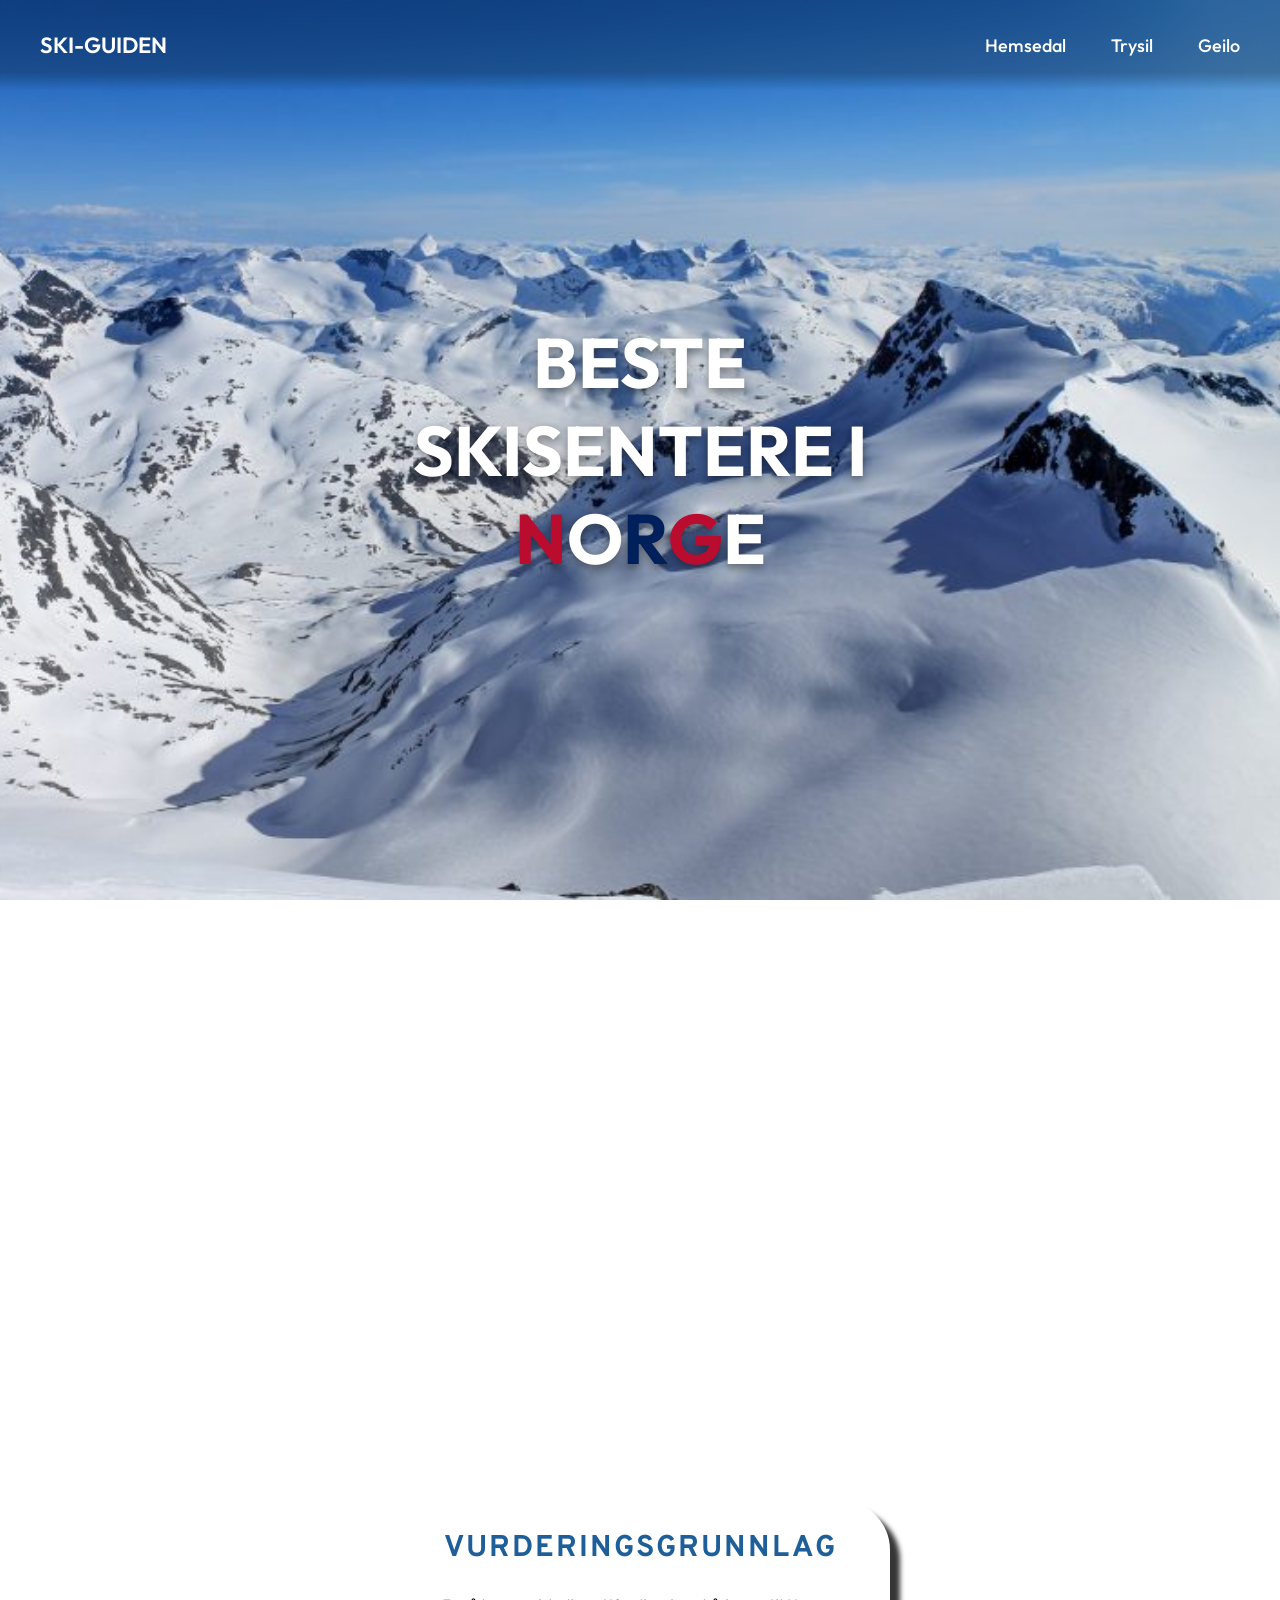
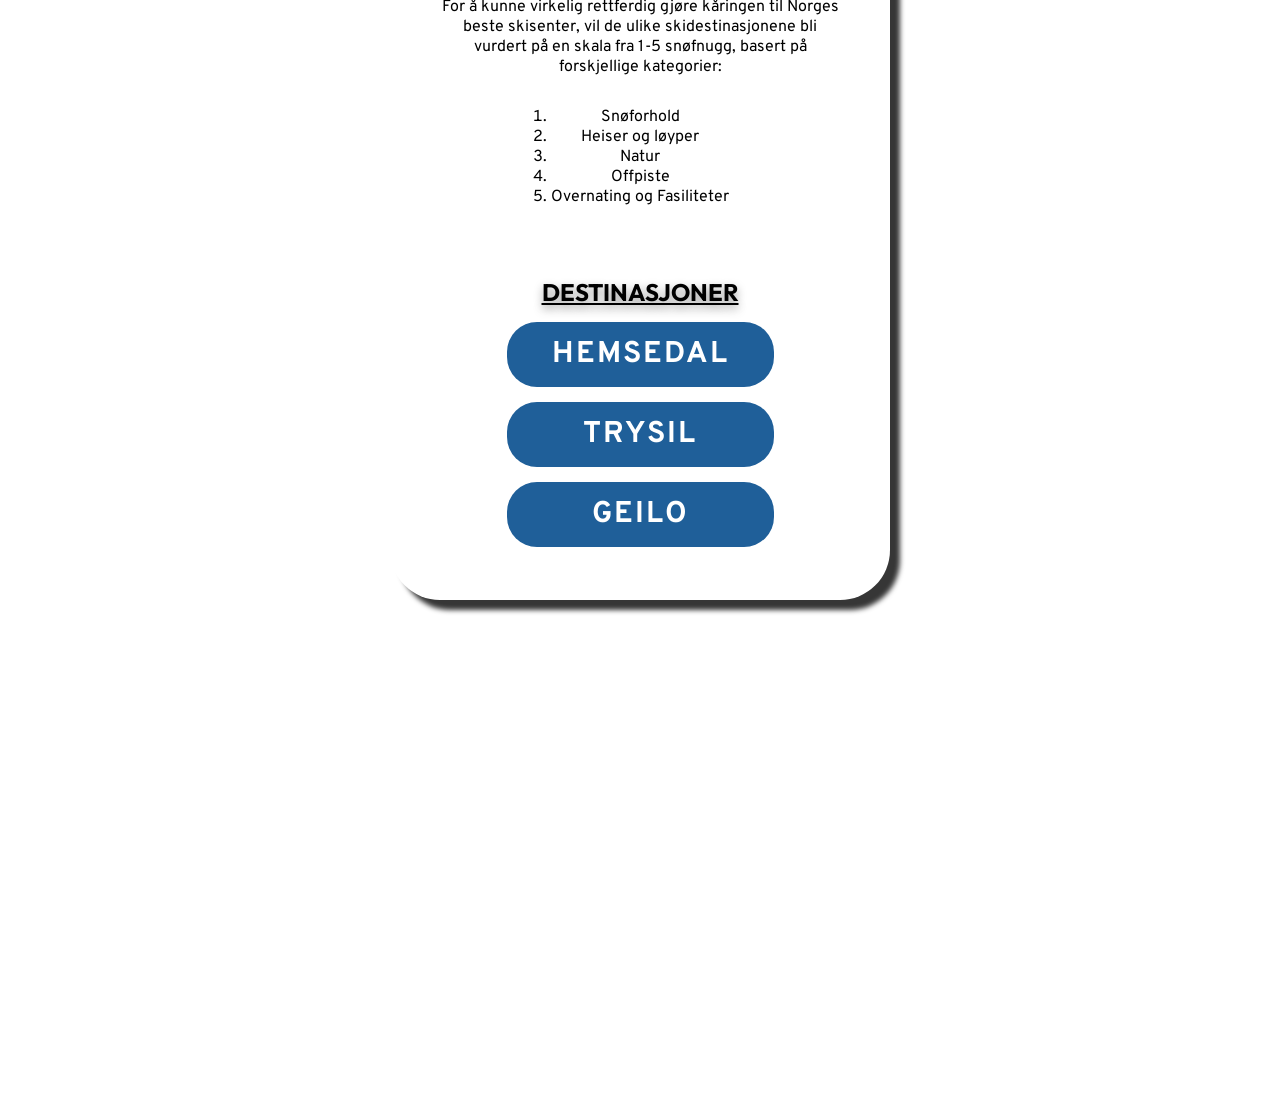
<file: index.html>
<!DOCTYPE html>
<html lang="en">
<head>
    <meta charset="UTF-8">
    <meta name="viewport" content="width=device-width, initial-scale=1.0">
    <title>Document</title>
    <link rel="stylesheet" href="index.css">
    <link rel="stylesheet" href="fellescss.css">

</head>
<body>
    
    

    <section class="section1">

    <nav class="navbar">

    <div class="nav-content">

        <div class="nav1">
            <a href="index.html">SKI-GUIDEN</a>
        </div>

        <div class="nav2">
            <a href="hemsedal.html">Hemsedal</a>
            <a href="trysil.html">Trysil</a>
            <a href="geilo.html">Geilo</a>
        </div>

    </div>

</nav>
   <h1 class="overskrift">BESTE SKISENTERE I <span class="rod">N</span><span>O</span><span class="blaa">R</span><span class="rod">G</span><span>E</span></h1>
    <div class="boks">
        <h2>VURDERINGSGRUNNLAG</h2>
        <p>For å kunne virkelig rettferdig gjøre kåringen til Norges beste skisenter, vil de ulike skidestinasjonene bli vurdert på en skala fra 1-5 snøfnugg, basert på forskjellige kategorier:</p>
        <ol>
            <li>Snøforhold</li>
            <li>Heiser og løyper</li>
            <li>Natur</li>
            <li>Offpiste</li>
            <li>Overnating og Fasiliteter</li>
        </ol>

        <div class="dest">
        <h1>DESTINASJONER</h1>
        <a href="hemsedal.html"><h2>HEMSEDAL</h2></a>
        <a href="trysil.html"><h2>TRYSIL</h2></a>
        <a href="geilo.html"><h2>GEILO</h2></a>
        </div>
    </div>
    </div>
    </section>

    
</body>
</html>
</file>
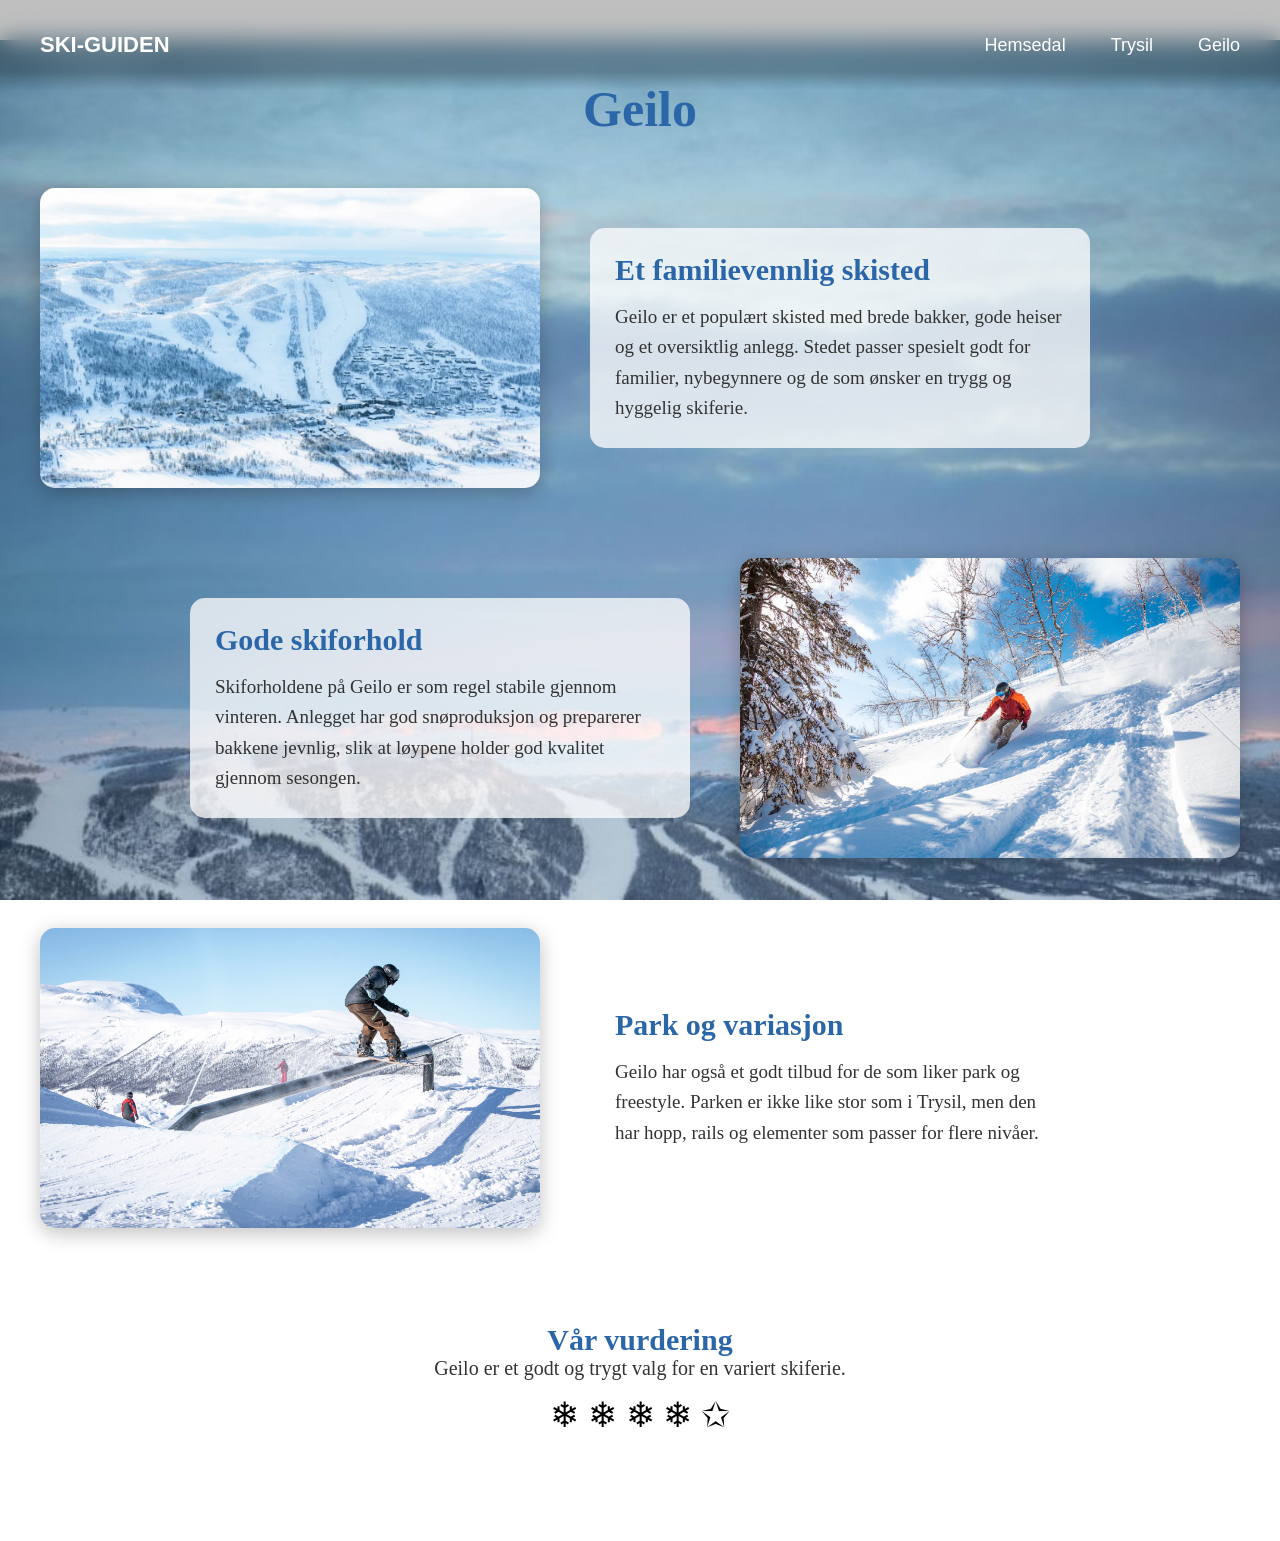
<file: geilo.html>
<!DOCTYPE html>
<html lang="en">
<head>
    <meta charset="UTF-8">
    <meta name="viewport" content="width=device-width, initial-scale=1.0">
    <title>Document</title>
    <link rel="stylesheet" href="geilo.css">
    <link rel="stylesheet" href="fellescss.css">
</head>
<body>
    <nav class="navbar">

    <div class="nav-content">

        <div class="nav1">
            <a href="index.html">SKI-GUIDEN</a>
        </div>

        <div class="nav2">
            <a href="hemsedal.html">Hemsedal</a>
            <a href="trysil.html">Trysil</a>
            <a href="geilo.html">Geilo</a>
        </div>

    </div>

</nav>
<section class="geilo-side">
    <h2>Geilo</h2>

    <div class="geilo-oppsett">
        <div class="geilo-bilde">
            <img src="images/geilo.png" alt="">
        </div>

        <div class="geilo-tekst">
            <h3>Et familievennlig skisted</h3>
            <p>
                Geilo er et populært skisted med brede bakker, gode heiser og et oversiktlig
                anlegg. Stedet passer spesielt godt for familier, nybegynnere og de som ønsker
                en trygg og hyggelig skiferie.
            </p>
        </div>
    </div>

    <div class="geilo-oppsett motsatt">
        <div class="geilo-bilde">
            <img src="images/geilopudder.png" alt="">
        </div>

        <div class="geilo-tekst">
            <h3>Gode skiforhold</h3>
            <p>
                Skiforholdene på Geilo er som regel stabile gjennom vinteren. Anlegget har god
                snøproduksjon og preparerer bakkene jevnlig, slik at løypene holder god kvalitet
                gjennom sesongen.
            </p>
        </div>
    </div>

    <div class="geilo-oppsett">
        <div class="geilo-bilde">
            <img src="images/geilopark.png" alt="">
        </div>

        <div class="geilo-tekst">
            <h3>Park og variasjon</h3>
            <p>
                Geilo har også et godt tilbud for de som liker park og freestyle. Parken er ikke
                like stor som i Trysil, men den har hopp, rails og elementer som passer for flere
                nivåer.
            </p>
        </div>
    </div>

    <div class="geilo-vurdering">
        <h3>Vår vurdering</h3>
        <p>Geilo er et godt og trygt valg for en variert skiferie.</p>
        <div class="snofnugg">❄ ❄ ❄ ❄ ✩</div>
    </div>
</section>

</body>

<script src="hemsedal.js"></script>
</html>
</file>
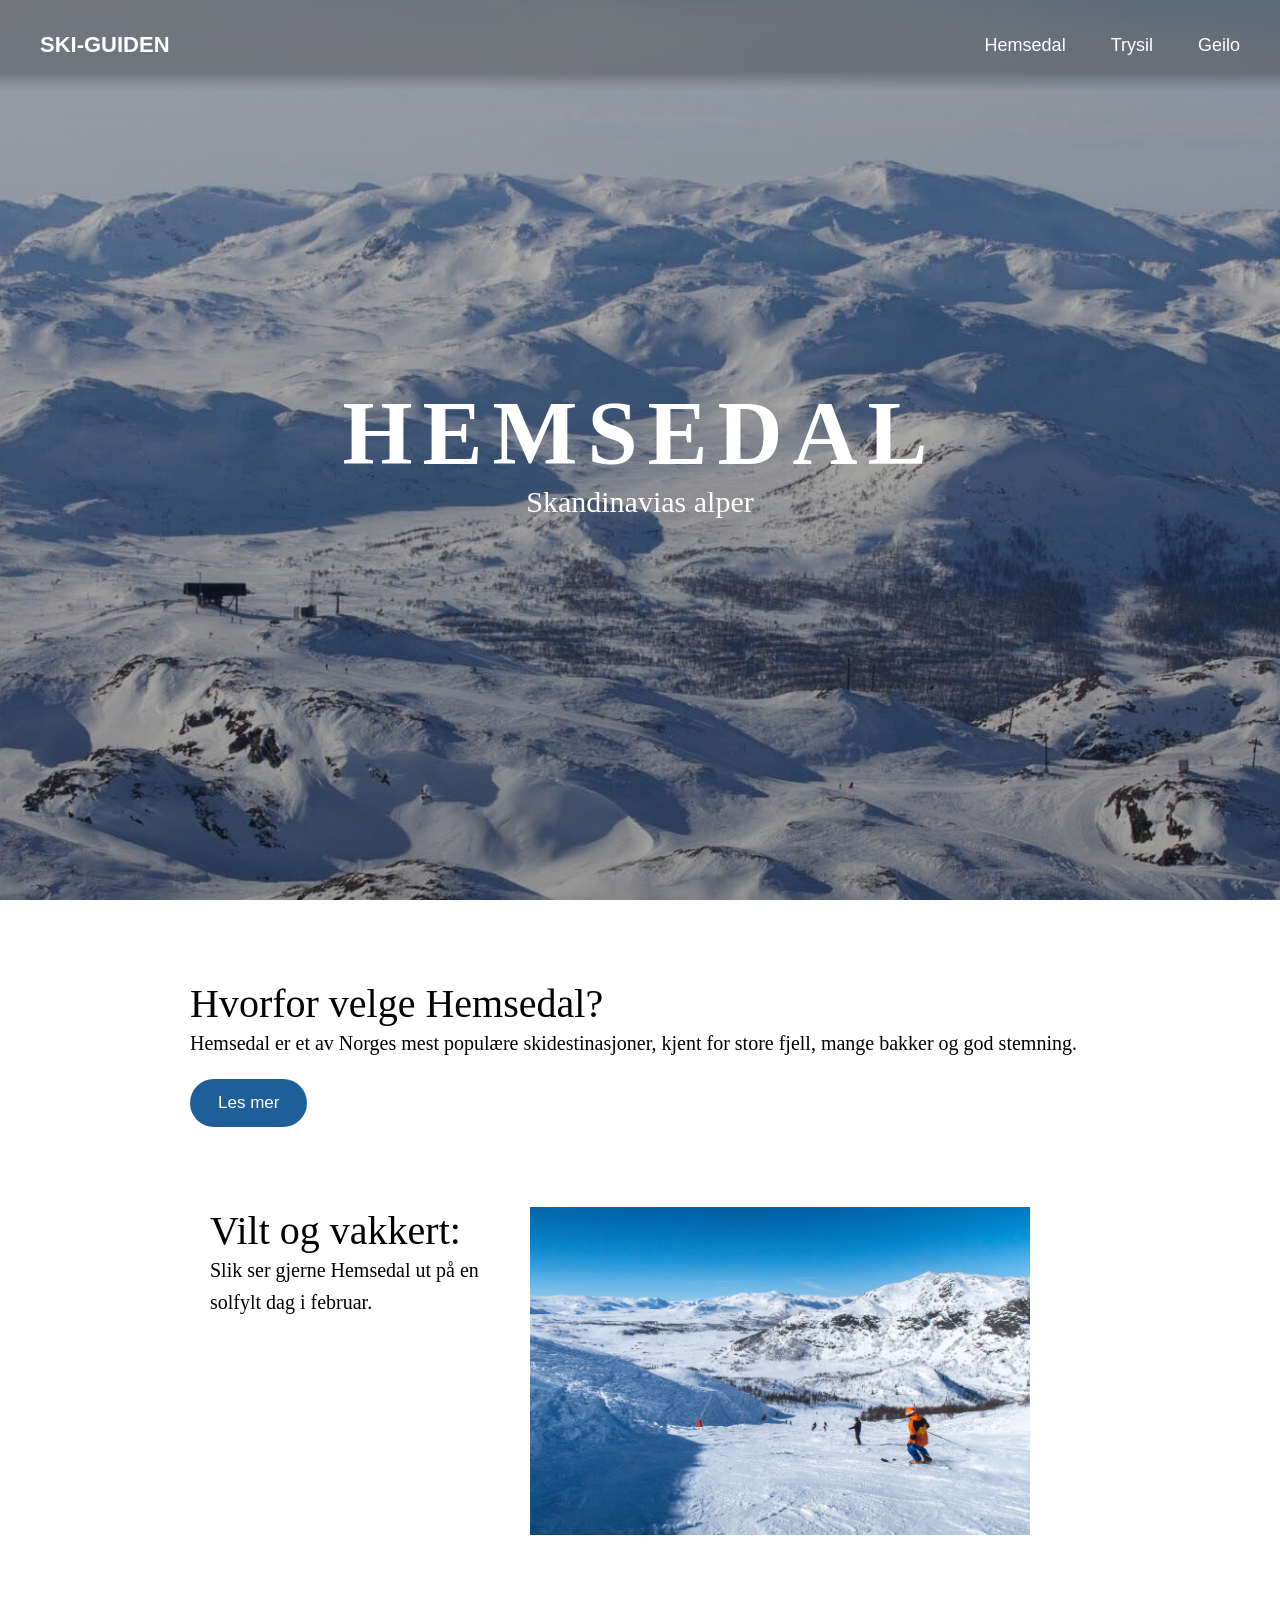
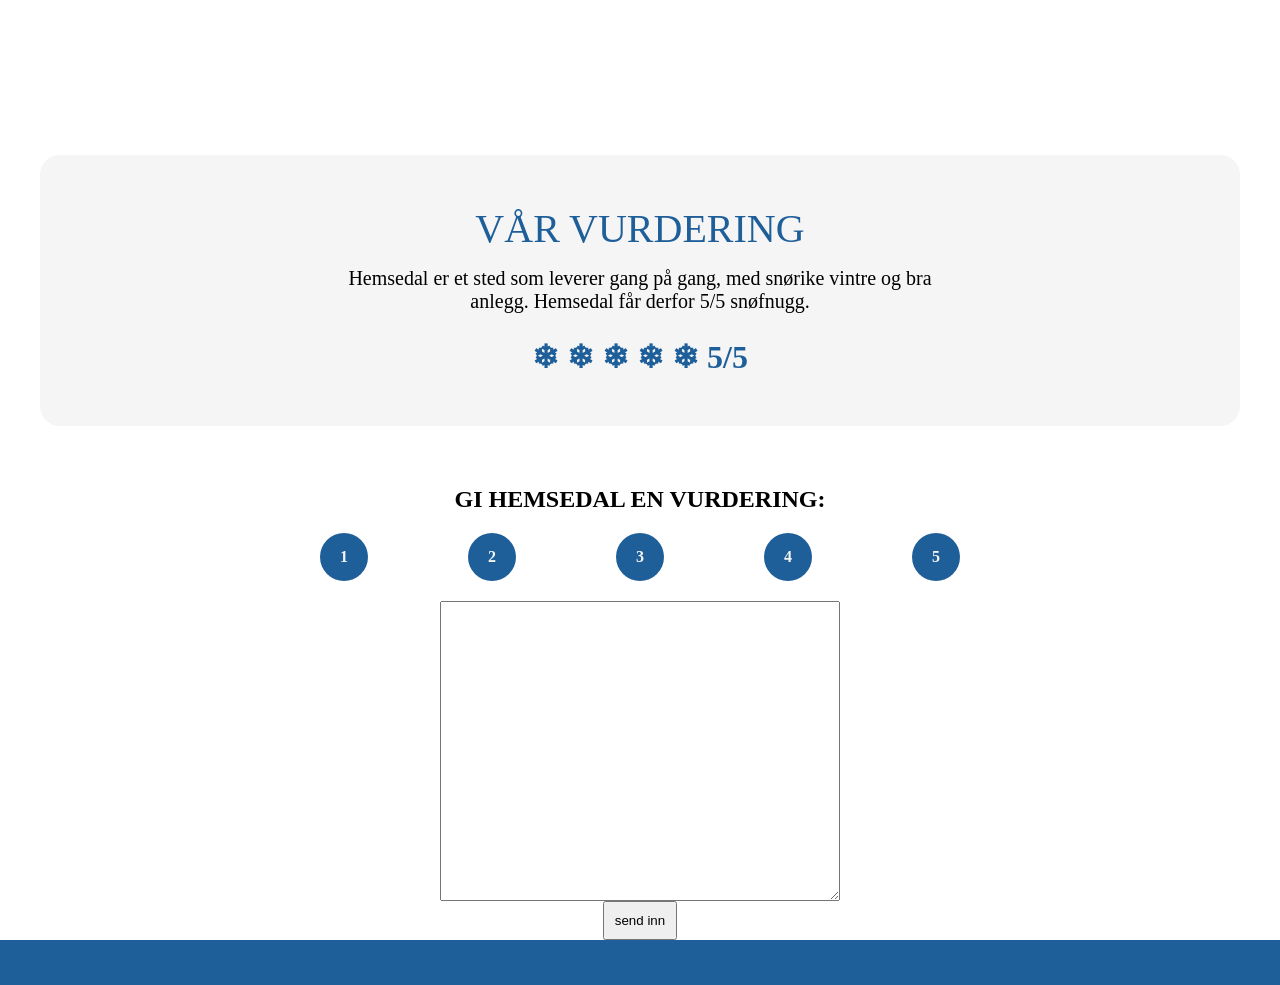
<file: hemsedal.html>
<!DOCTYPE html>
<html lang="en">
<head>
    <meta charset="UTF-8">
    <meta name="viewport" content="width=device-width, initial-scale=1.0">
    <title>Document</title>
    <link rel="stylesheet" href="hemsedal.css">
    <link rel="stylesheet" href="fellescss.css">
</head>
<body>
    <nav class="navbar">
        <div class="nav-content">
            <div class="nav1">
                <a href="index.html">SKI-GUIDEN</a>
            </div>

            <div class="nav2">
                <a href="hemsedal.html">Hemsedal</a>
                <a href="trysil.html">Trysil</a>
                <a href="geilo.html">Geilo</a>
            </div>
        </div>
    </nav>

    <main>
        <section class="destination hemsedal">
            <div class="title">
                <h1>Hemsedal</h1>
                <p>Skandinavias alper</p>
            </div>
        </section>

        <section class="info">
            <h2>Hvorfor velge Hemsedal?</h2>

            <p>
                Hemsedal er et av Norges mest populære skidestinasjoner, kjent for store fjell,
                mange bakker og god stemning.
            </p>

            <p id="p">
                Skisenteret passer godt for både ungdom og voksne som liker fart,
                variasjon og afterski. Det kan være litt dyrt, men opplevelsen er veldig bra.
            </p>


            <button id="lesMerBtn">Les mer</button>

            <div class="bakker">
                <div>
                 <h2>Vilt og vakkert:</h2>
            <p>Slik ser gjerne Hemsedal ut på en solfylt dag i februar.</p>
            </div>
            <img id="breidalen" src="images/breidalen.png" alt="">
            </div>
            
           

        </section>
        <section class="anmeldelse">
    <h2>VÅR VURDERING</h2>
    <p>Hemsedal er et sted som leverer gang på gang, med snørike vintre og bra anlegg. Hemsedal får derfor 5/5 snøfnugg.</p>

    <h3>❄ ❄ ❄ ❄ ❄ 5/5</h3>
</section>
        <section class="vurdering">
            <h1>gi Hemsedal en vurdering:</h1>
            <div class="rating">
                <span>1</span>
                <span>2</span>
                <span>3</span>
                <span>4</span>
                <span>5</span>
            </div>
            <textarea name="" id="inputfelt"></textarea>
            <button id="rating-btn">send inn</button>
        </section>

        <section class="svar">
            <h2><span>Takk</span> for at du ga Hemsedal en vurdering!</h2>
            <h3>du ga Hemsedal <span id="ratingTall">x</span> av 5, og skrev: <span id="textspan">x</span></h3>
            
        </section>
    </main>
    <div class="banner"></div>

    <script src="hemsedal.js"></script>
    
</body>
</html>
</file>
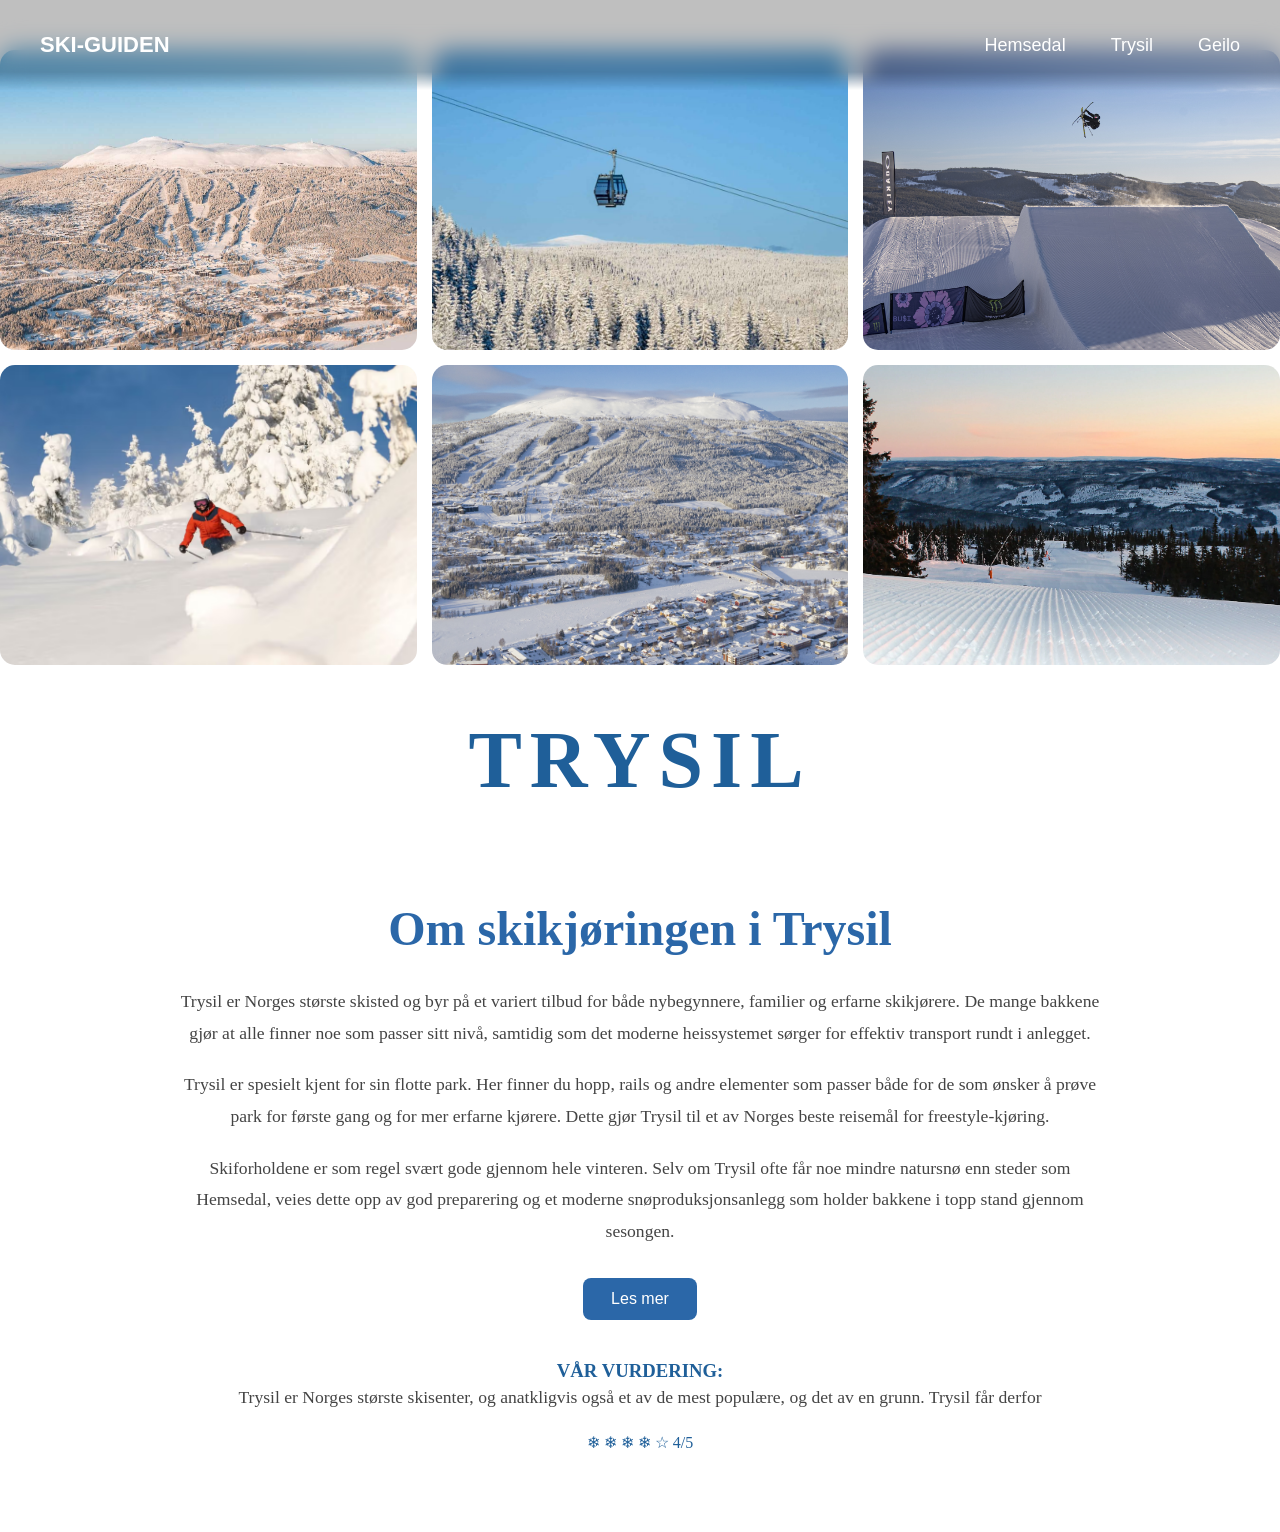
<file: trysil.html>
<!DOCTYPE html>
<html lang="en">
<head>
    <meta charset="UTF-8">
    <meta name="viewport" content="width=device-width, initial-scale=1.0">
    <title>Document</title>
    <link rel="stylesheet" href="trysil.css">
    <link rel="stylesheet" href="fellescss.css">
</head>
<body>
    <nav class="navbar">

    <div class="nav-content">

        <div class="nav1">
            <a href="index.html">SKI-GUIDEN</a>
        </div>

        <div class="nav2">
            <a href="hemsedal.html">Hemsedal</a>
            <a href="trysil.html">Trysil</a>
            <a href="geilo.html">Geilo</a>
        </div>

    </div>

</nav>

    <section class="grid">
        <img src="images/trysilfjellet.png" alt="">
        <img src="images/gondol.png" alt="">
        <img src="images/hopp.png" alt="">
        <img src="images/pudder.png" alt="">
        <img src="images/trfjell.png" alt="">
        <img src="images/trysilbakke.png" alt="">
    </section>
    
    <section class="trysil">
        <h1>trysil</h1>
    </section>

 <section class="trysil-info">
    <h2>Om skikjøringen i Trysil</h2>

    <p>
        Trysil er Norges største skisted og byr på et variert tilbud for både nybegynnere,
        familier og erfarne skikjørere. De mange bakkene gjør at alle finner noe som passer sitt nivå,
        samtidig som det moderne heissystemet sørger for effektiv transport rundt i anlegget.
    </p>

    <p>
        Trysil er spesielt kjent for sin flotte park. Her finner du hopp, rails og andre elementer
        som passer både for de som ønsker å prøve park for første gang og for mer erfarne kjørere.
        Dette gjør Trysil til et av Norges beste reisemål for freestyle-kjøring.
    </p>

    <p>
        Skiforholdene er som regel svært gode gjennom hele vinteren. Selv om Trysil ofte får noe
        mindre natursnø enn steder som Hemsedal, veies dette opp av god preparering og et moderne
        snøproduksjonsanlegg som holder bakkene i topp stand gjennom sesongen.
    </p>

    

    <div id="p">
        <p>
            Trysil tilbyr over 70 kilometer med preparerte løyper og har et av Norges mest moderne
            heissystemer. Dette gjør at ventetiden i heisene ofte er kort, selv i høysesongen.
        </p>

        <p>
            Området passer like godt for familier som for erfarne skikjørere. De grønne og blå
            løypene gjør det enkelt for nybegynnere å lære, mens de røde og svarte løypene byr på
            større utfordringer for de som ønsker mer fart og spenning.
        </p>

        <p>
            Samlet sett er Trysil et av Norges mest komplette skianlegg, og derfor gir vi stedet
            4 av 5 snøfnugg.
        </p>
        
</div>
<button id="lesMerBtn">Les mer</button>
        <div class="snofnugg">
            <h3>VÅR VURDERING:</h3>
            <p>Trysil er Norges største skisenter, og anatkligvis også et av de mest populære, og det av en grunn. Trysil får derfor</p>
            ❄ ❄ ❄ ❄  ☆ 4/5
        </div>
    
</section>

<script src="trysil.js"></script>
</body>

</html>
</file>
<file: index.css>
@import url('https://fonts.googleapis.com/css2?family=Outfit:wght@100..900&family=Overpass:ital,wght@0,100..900;1,100..900&display=swap');


* {
    margin: 0;
    padding: 0;
    box-sizing: border-box;
}

img {
    display: block;
    width: 100%;
}

body {
    font-family: 'Overpass', sans-serif;
}

h1 {
    font-family: 'Outfit', sans-serif;
    text-shadow: 0 4px 10px rgba(0,0,0,0.4);
}


.section1{
    height: 300vh;

    background-image: url(images/fjell.png);
    background-attachment: fixed;
    background-repeat: no-repeat;
    background-position: center;
    background-size: cover;
    display: flex;
    flex-direction: column;
    align-items: center;
    padding-top: 250px;
    gap: 40px;
}

.boks{
    width: 500px;
    height: 700px;
    background-color: white;
    border-radius: 50px;
    margin-top: 1250px;
    display: flex;
    justify-content: flex-start;
    box-shadow: 10px 10px 5px rgb(54, 54, 54);
    text-align: center;
    flex-direction: column;
    align-items: center;
}




.overskrift{
    position:absolute;

    top:50%;
    left:50%;

    transform:translate(-50%, -50%);

    color:white;

    font-size:70px;
    text-align: center;
}

.boks h2{
    color: #1f5f99;
    font-size: 30px;
    letter-spacing: 2px;
    padding: 30px;
}

.boks p{
    padding-bottom: 30px;
    max-width: 400px;
}

.boks ol{ 
    max-width: 400px;
}

.dest{
    padding-top: 70px;
}

.dest h1{
    text-decoration: underline ;
}

.dest a{
    text-decoration: none;
}

.dest h2 {
    color: white;
    background-color: #1f5f99;
    border-radius: 30px;
    padding: 14px 45px;
    margin: 15px 0;
    transition: 0.3s ease;
}

.dest h2:hover {
    background-color: #163f66;
    transform: scale(1.05);
}

.blaa{
    color: #00205B;

}

.rod{
    color: #BA0C2F;
}
</file>
<file: fellescss.css>
*{
    box-sizing: border-box;
    margin: 0%;
    padding: 0%;

}

img{
    width: 100%;
    display: block;
}
.navbar {
    height: 90px;
    width: 100%;

    position: fixed;
    top: 0;
    left: 0;

    z-index: 1000;

    background: rgba(0, 0, 0, 0.25);

    backdrop-filter: blur(12px);
    -webkit-backdrop-filter: blur(12px);

    box-shadow: 0 4px 25px rgba(0, 0, 0, 0.2);

    -webkit-mask-image: linear-gradient(
        to bottom,
        black 80%,
        transparent 100%
    );

    mask-image: linear-gradient(
        to bottom,
        black 80%,
        transparent 100%
    );
}


.nav-content {
    width: 100%;
    height: 100%;
    padding: 0 40px;
    display: flex;
    justify-content: space-between;
    align-items: center;
}

.nav1 {
    font-family: 'Outfit', sans-serif;
    font-size: 22px;
    font-weight: 600;
    color: white;
}
.nav1 a{
    text-decoration: none;
    color: white;

}
.nav2 {
    display: flex;
    gap: 45px;
}

.nav2 a {
    font-family: 'Outfit', sans-serif;

    text-decoration: none;
    color: white;

    font-size: 18px;
    font-weight: 500;

    transition: 0.3s ease;
}

.nav2 a:hover {
    opacity: 0.7;
    transform: translateY(-2px);
}
</file>
<file: geilo.css>
body{
    width: 100%;
}

.geilo-side{
    width: 100%;
    margin: 40px auto;
    padding: 40px;
    background-image: url("images/geilobackground.png");
    background-size: cover;
    background-position: center;
    border-radius: 0;
    background-attachment: fixed;
}

.geilo-side h2{
    text-align: center;
    font-size: 50px;
    color: #2b67a8;
    margin-bottom: 50px;
}

.geilo-oppsett{
    display: flex;
    align-items: center;
    gap: 50px;
    margin-bottom: 70px;
}

.geilo-oppsett.motsatt{
    flex-direction: row-reverse;
}

.geilo-bilde img{
    width: 500px;
    height: 300px;
    object-fit: cover;
    border-radius: 15px;
    box-shadow: 0 5px 20px rgba(0,0,0,0.25);
}

.geilo-tekst{
    width: 500px;
    background-color: rgba(255, 255, 255, 0.75);
    padding: 25px;
    border-radius: 15px;
}

.geilo-tekst h3{
    font-size: 30px;
    color: #2b67a8;
    margin-bottom: 15px;
}

.geilo-tekst p{
    font-size: 19px;
    line-height: 1.6;
    color: #333;
}

.geilo-vurdering{
    width: 600px;
    margin: 40px auto 0 auto;
    text-align: center;
    background-color: rgba(255, 255, 255, 0.8);
    padding: 25px;
    border-radius: 15px;
}

.geilo-vurdering h3{
    font-size: 30px;
    color: #2b67a8;
}

.geilo-vurdering p{
    font-size: 20px;
    color: #333;
}

.snofnugg{
    font-size: 35px;
    margin-top: 15px;
}
</file>
<file: hemsedal.css>
.destination{
    height: 100vh;
    background-size: cover;
    background-position: center;
    display: flex;
    justify-content: center;
    align-items: center;
}

.hemsedal{
    background-image:
        linear-gradient(rgba(0,0,0,0.25), rgba(0,0,0,0.35)),
        url("images/hemsedal.png");
}

.title{
    text-align: center;
    color: white;
}

.title h1{
    font-size: 90px;
    font-weight: 800;
    text-transform: uppercase;
    letter-spacing: 10px;
}

.title p{
    font-size: 30px;
    font-weight: 500;
}

.info{
    padding: 80px 150px;
    background: white;
    color: black;
    margin: auto;
    max-width: 1200px;
}

.info h2{
    font-size: 40px;
}

.info p{
    font-size: 20px;
    line-height: 1.6;
}
#breidalen{
    
    width: 500px;
}
.bakker{
    padding: 80px 20px;
    display: flex;
    flex-direction: row;
    gap: 20px;
    max-width: 1200px;
    margin: auto;
}

.bakker div{
    max-width: 300px;
}
#lesMerBtn{
    margin-top: 20px;
    padding: 14px 28px;
    border: none;
    border-radius: 30px;
    background: #1f5f99;
    color: white;
    font-size: 17px;
    cursor: pointer;
}

.vurdering{
display: flex;
align-items: center;
justify-content: center;
flex-direction: column;

}

.vurdering h1{
    text-transform: uppercase;
}

.rating{
    width: 50%;
    display: flex;
    justify-content: space-between;
    padding: 20px 0;
}

.rating span{
    width: 48px;
    height: 48px;
    border-radius: 50%;
    font-weight: 700;
    color: whitesmoke;
    background-color: #1f5f99;
    display: flex;
    align-items: center;
    justify-content: center;
}

.rating span:hover {
    background-color: grey;
    color: white;
}

.rating span.active{
    background-color: rgb(83, 83, 83);
}

#rating-btn{
    padding: 10px 10px;
}

textarea{
    height: 300px;
    width: 400px;
    padding: 20px;
}

.svar{
    display: none;
    align-items: center;
    justify-content: center;
    flex-direction: column;
    
}
 h2 span{
    font-weight: bold;
 }

 h2{
    font-weight: normal;
 }

 .banner{
    height: 5vh;
    background-color: #1f5f99;
 }

 .anmeldelse {
    max-width: 1200px;
    margin: 60px auto;
    padding: 50px 30px;
    background-color: whitesmoke;
    border-radius: 20px;
    text-align: center;
    display: flex;
    flex-direction: column;
    align-items: center;
}

.anmeldelse h2 {
    color: #1f5f99;
    font-size: 40px;
    margin-bottom: 15px;
}

.anmeldelse p {
    font-size: 20px;
    max-width: 600px;
    margin-bottom: 25px;
}

.anmeldelse h3 {
    font-size: 32px;
    color: #1f5f99;
}
</file>
<file: trysil.css>
.grid {
    display: grid;
    grid-template-columns: repeat(3, 1fr);
    gap: 15px;
    max-width: 1400px;
    margin: 50px auto;
}

.grid img {
    width: 100%;
    height: 300px;
    object-fit: cover;
    border-radius: 15px;
}

.trysil{
    display: flex;
    justify-content: center;
    align-items: center;

}


.trysil h1{
    font-size: 80px;
    font-weight: 900;
    letter-spacing: 8px;
    text-transform: uppercase;
    color: #1f5f99;
    margin-bottom: 15px;
}

.trysil-info{
    max-width: 1000px;
    margin: 80px auto;
    padding: 0 40px;
    text-align: center;
}

.trysil-info h2{
    font-size: 3rem;
    color: #2b67a8;
    margin-bottom: 30px;
}

.trysil-info p{
    font-size: 1.1rem;
    line-height: 1.8;
    color: #444;
    margin-bottom: 20px;
}

#lesMerBtn{
    background-color: #2b67a8;
    color: white;
    border: none;
    padding: 12px 28px;
    border-radius: 8px;
    cursor: pointer;
    font-size: 1rem;
    margin-top: 10px;
    transition: 0.3s;
}

#lesMerBtn:hover{
    transform: translateY(-2px);
    opacity: 0.9;
}

#p{
    margin-top: 30px;
}

.snofnugg{
    padding-top: 40px;
    color: #1f5f99;
    gap: 20px;


}
</file>
